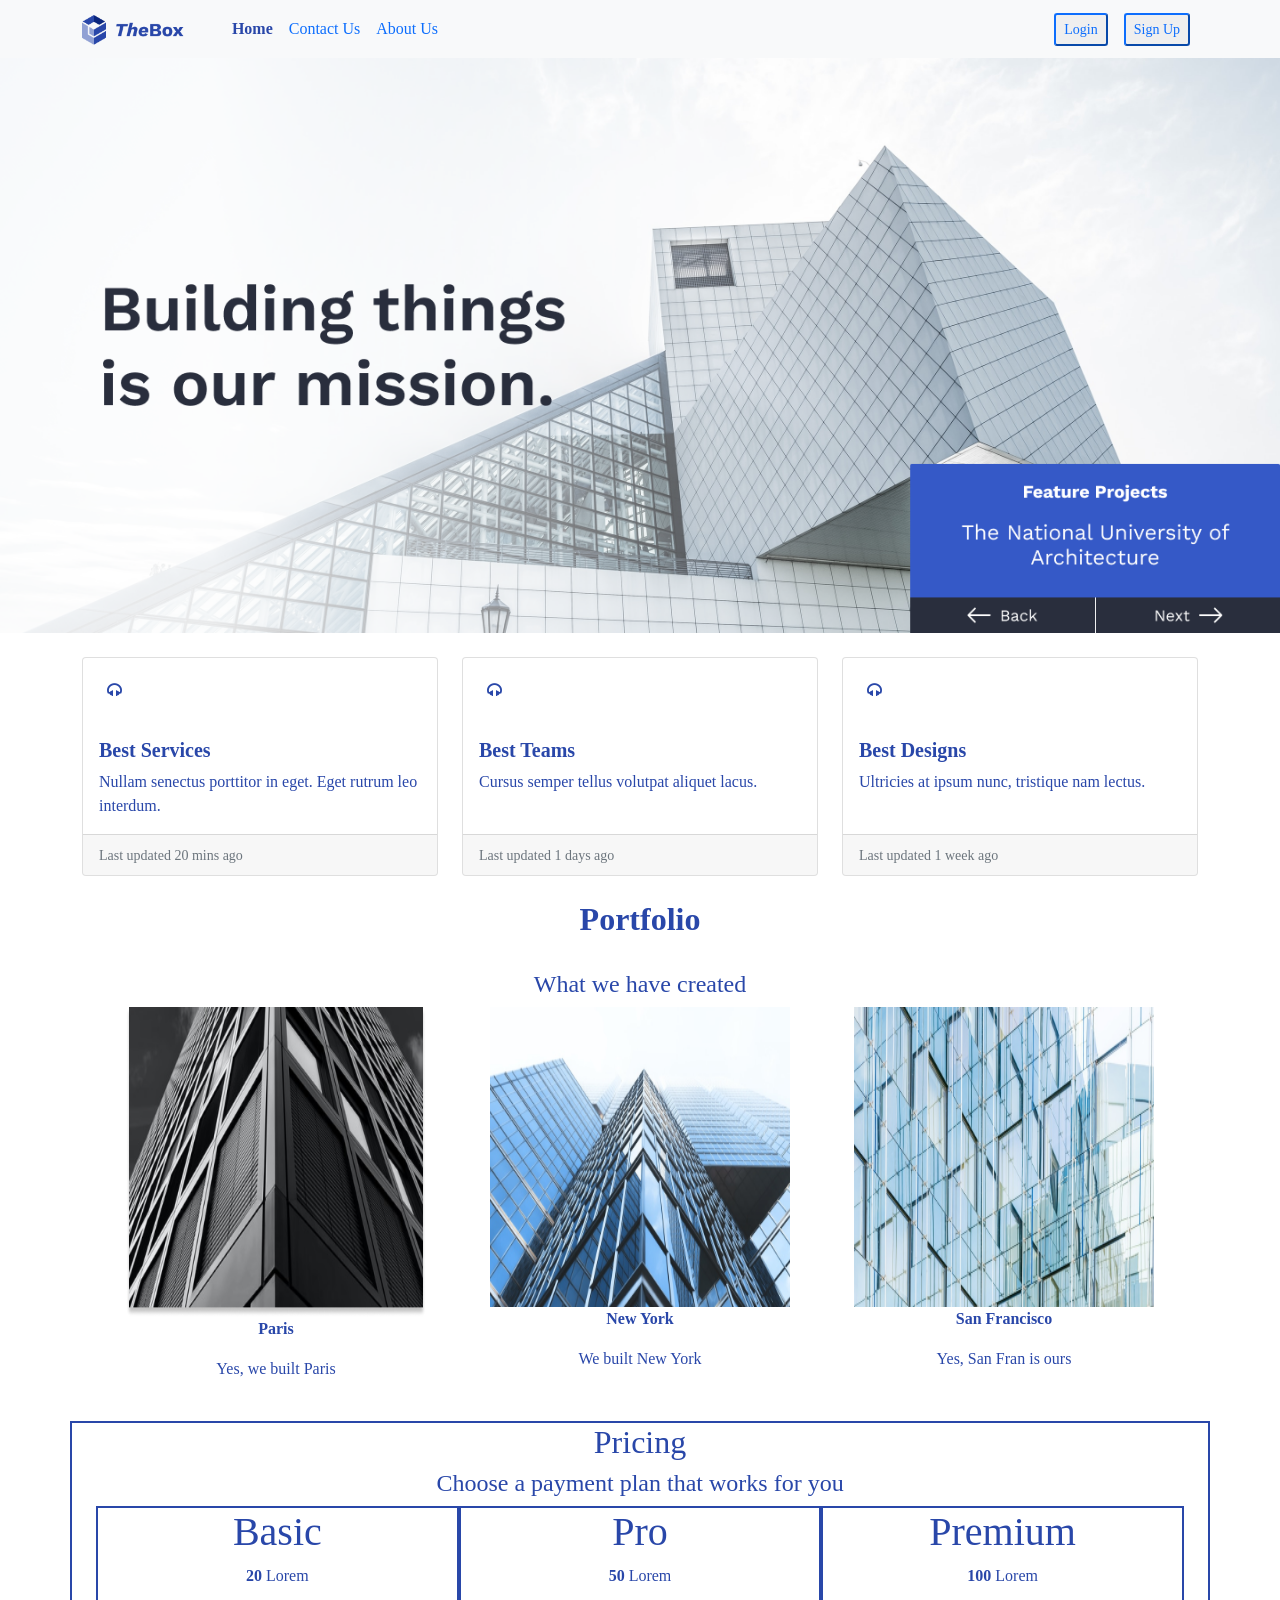
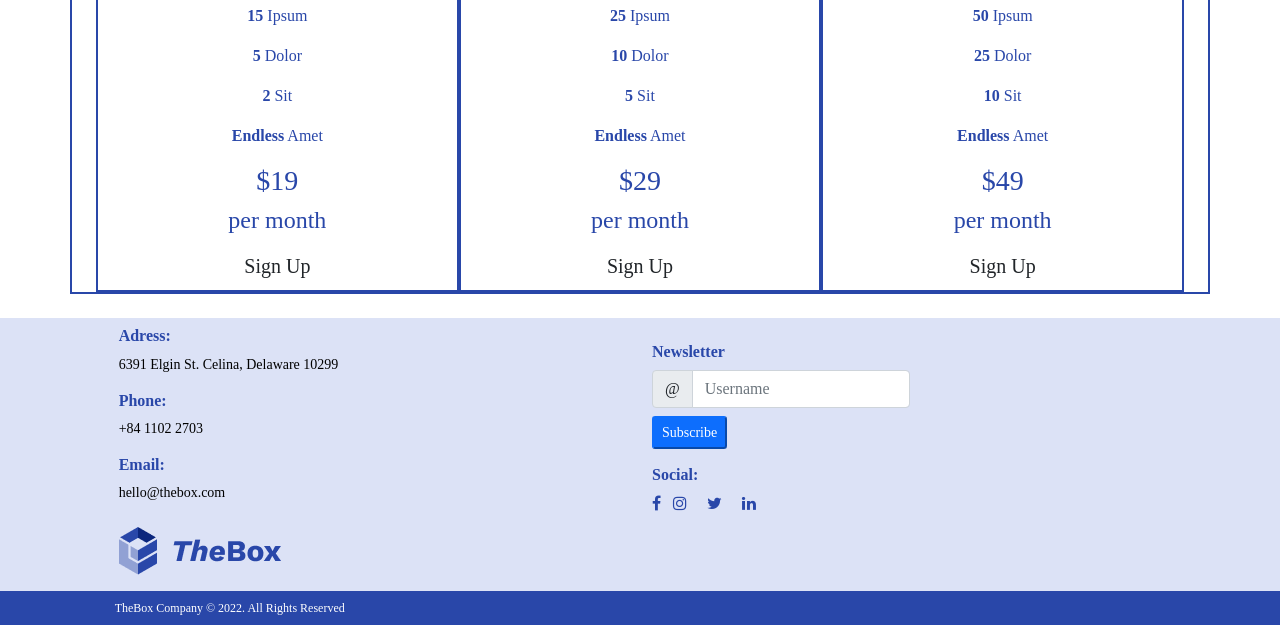
<file: index.html>
<!DOCTYPE html>
<html lang="en">

<head>
    <meta charset="UTF-8">
    <meta http-equiv="X-UA-Compatible" content="IE=edge">
    <meta name="viewport" content="width=device-width, initial-scale=1.0">
    <title>THE BOX</title>
    <link rel="stylesheet" href="https://cdnjs.cloudflare.com/ajax/libs/font-awesome/4.7.0/css/font-awesome.min.css">
    <link rel="stylesheet" href="Css/css/bootstrap.min.css">
    <link rel="stylesheet" href="style.css">
</head>

<body>

    <!-- Header -->
    <nav class="navbar navbar-expand-lg navbar-primary bg-light">
        <div class="container">
            <a class="navbar-brand" href="#"><img src="assets/logo (1).png" alt="" height="30px"></a>
            <nav class="navbar navbar-dark ">
                <div class="container-fluid">
                    <button class="navbar-toggler btn-outline-primary bg-primary " type="button"
                        data-bs-toggle="collapse" data-bs-target="#navbarToggleExternalContent"
                        aria-controls="navbarToggleExternalContent" aria-expanded="false"
                        aria-label="Toggle navigation">
                        <span class="navbar-toggler-icon"></span>
                    </button>
                </div>
            </nav>
            <div class="collapse navbar-collapse" id="navbarSupportedContent">
                <ul class="navbar-nav me-auto mb-2 mb-lg-0">
                    <li class="nav-item">
                        <a class="nav-link active" aria-current="page" href="index.html"> <b>Home</b> </a>
                    </li>
                    <li class="nav-item">
                        <a class="nav-link" href="Contact.html">Contact Us</a>
                    </li>
                    <li class="nav-item">
                        <a class="nav-link" href="About.html">About Us</a>
                    </li>
                </ul>
                <form class="d-flex">

                    <button class="btn-sm btn-outline-primary mx-2" type="login">Login</button>
                    <button class="btn-sm btn-outline-primary mx-2" type="signup">Sign Up</button>
                </form>
            </div>
        </div>
    </nav>
    <!-- Image -->
    <div class="container-fluid m-0 p-0">
        <img src="assets/Hero.png" class="img-fluid" alt="..." title="Van Gogh, Self-portrait.">
    </div>

    <!-- Cards -->

    <div class="container my-4">
        <div class="row">
            <div class="col-lg-12">
                <div class="row row-cols-1 row-cols-md-3 g-4">
                    <div class="col">
                        <div class="card h-100">
                            <i class="fa fa-headphones card-img-top mx-4 my-4"></i>
                            <div class=" card-body">
                                <h5 class="card-title footer-txt-heading">Best Services</h5>
                                <p class="card-text">Nullam senectus porttitor in eget. Eget rutrum leo interdum.</p>
                            </div>
                            <div class="card-footer">
                                <small class="text-muted">Last updated 20 mins ago</small>
                            </div>
                        </div>
                    </div>
                    <div class="col">
                        <div class="card h-100">
                            <i class="fa fa-headphones card-img-top mx-4 my-4"></i>
                            <div class="card-body">
                                <h5 class="card-title footer-txt-heading">Best Teams</h5>
                                <p class="card-text">Cursus semper tellus volutpat aliquet lacus.</p>
                            </div>
                            <div class="card-footer">
                                <small class="text-muted">Last updated 1 days ago</small>
                            </div>
                        </div>
                    </div>
                    <div class="col">
                        <div class="card h-100">
                            <i class="fa fa-headphones card-img-top mx-4 my-4"></i>
                            <div class="card-body">
                                <h5 class="card-title footer-txt-heading">Best Designs</h5>
                                <p class="card-text">Ultricies at ipsum nunc, tristique nam lectus.</p>
                            </div>
                            <div class="card-footer">
                                <small class="text-muted">Last updated 1 week ago</small>
                            </div>
                        </div>
                    </div>
                </div>
            </div>
        </div>
    </div>

    <!-- Portfolio -->
    <div class="container">
        <div class="row">
            <div class="col-lg-12">
                <!-- Container (Portfolio Section) -->
                <div class="container-fluid text-center bg-grey">
                    <h2><b>Portfolio</b> </h2><br>
                    <h4>What we have created</h4>
                    <div class="row text-center">
                        <div class="col-sm-4">
                            <div class="thumbnail">
                                <img src="assets/1.png" alt="Paris" width="300" height="310">
                                <p><strong>Paris</strong></p>
                                <p>Yes, we built Paris</p>
                            </div>
                        </div>
                        <div class="col-sm-4 ">
                            <div class="thumbnail">
                                <img src="assets/2.png" alt="New York" width="300" height="300">
                                <p><strong>New York</strong></p>
                                <p>We built New York</p>
                            </div>
                        </div>
                        <div class="col-sm-4">
                            <div class="thumbnail">
                                <img src="assets/3.png" alt="San Francisco" width="300" height="300">
                                <p><strong>San Francisco</strong></p>
                                <p>Yes, San Fran is ours</p>
                            </div>
                        </div>
                    </div>
                </div>
            </div>
        </div>
    </div>


    <!-- Pricing -->
    <div class="container">
        <div class="row">
            <div class="col-lg-12 my-4" style="border: #2947a9 2px solid;">
                <!-- Container (Pricing Section) -->
                <div class="container-fluid">
                    <div class="text-center">
                        <h2>Pricing</h2>
                        <h4>Choose a payment plan that works for you</h4>
                    </div>
                    <div class="row">
                        <div class="col-sm-4 col-xs-12" style="border: #2947a9 2px solid;">
                            <div class="panel panel-default text-center">
                                <div class="panel-heading">
                                    <h1>Basic</h1>
                                </div>
                                <div class="panel-body">
                                    <p><strong>20</strong> Lorem</p>
                                    <p><strong>15</strong> Ipsum</p>
                                    <p><strong>5</strong> Dolor</p>
                                    <p><strong>2</strong> Sit</p>
                                    <p><strong>Endless</strong> Amet</p>
                                </div>
                                <div class="panel-footer">
                                    <h3>$19</h3>
                                    <h4>per month</h4>
                                    <button class="btn btn-lg">Sign Up</button>
                                </div>
                            </div>
                        </div>
                        <div class="col-sm-4 col-xs-12" style="border: #2947a9 2px solid;">
                            <div class="panel panel-default text-center">
                                <div class="panel-heading">
                                    <h1>Pro</h1>
                                </div>
                                <div class="panel-body">
                                    <p><strong>50</strong> Lorem</p>
                                    <p><strong>25</strong> Ipsum</p>
                                    <p><strong>10</strong> Dolor</p>
                                    <p><strong>5</strong> Sit</p>
                                    <p><strong>Endless</strong> Amet</p>
                                </div>
                                <div class="panel-footer">
                                    <h3>$29</h3>
                                    <h4>per month</h4>
                                    <button class="btn btn-lg">Sign Up</button>
                                </div>
                            </div>
                        </div>
                        <div class="col-sm-4 col-xs-12" style="border: #2947a9 2px solid;">
                            <div class="panel panel-default text-center">
                                <div class="panel-heading">
                                    <h1>Premium</h1>
                                </div>
                                <div class="panel-body">
                                    <p><strong>100</strong> Lorem</p>
                                    <p><strong>50</strong> Ipsum</p>
                                    <p><strong>25</strong> Dolor</p>
                                    <p><strong>10</strong> Sit</p>
                                    <p><strong>Endless</strong> Amet</p>
                                </div>
                                <div class="panel-footer">
                                    <h3>$49</h3>
                                    <h4>per month</h4>
                                    <button class="btn btn-lg">Sign Up</button>
                                </div>
                            </div>
                        </div>
                    </div>
                </div>
            </div>
        </div>
    </div>

    <!-- Footer -->

    <div class="container-fluid" style="background-color:#728adb3f; ">
        <div class="row">
            <div class="col-lg-1 my-2"></div>

            <!-- left Side -->
            <div class="col-lg-5 my-2">
                <h6 class="footer-txt-heading">Adress: </h6>
                <p class="footer-txt-text">6391 Elgin St. Celina, Delaware 10299</p>

                <h6 class="footer-txt-heading">Phone:</h6>
                <p class="footer-txt-text">+84 1102 2703</p>

                <h6 class="footer-txt-heading">Email:</h6>
                <p class="footer-txt-text">hello@thebox.com</p>

                <img class="img-fluid my-2" src="assets/logo (1).png" alt="">
            </div>

            <!-- Right side -->

            <div class="col-lg-5 my-4 ">
                <form class="row row-cols-lg-auto g-3 align-items-center">
                    <div class="col-12">
                        <h6 class="footer-txt-heading">Newsletter</h6>
                        <label class="visually-hidden" for="inlineFormInputGroupUsername">Username</label>
                        <div class="input-group">

                            <div class="input-group-text">@</div>
                            <input type="text" class="form-control" id="inlineFormInputGroupUsername"
                                placeholder="Username">
                        </div>
                        <div class="col-12 my-2">
                            <button type="submit" class="btn-sm btn-primary "> Subscribe</button>
                        </div>
                    </div>


                </form>
                <h6 class="footer-txt-heading my-2">Social:</h6>
                <a href="https://www.facebook.com/"><i class="fa fa-facebook "></i></a>
                <a href="https://www.instagram.com/"><i class="fa fa-instagram mx-2"></i></a>
                <a href="https://twitter.com/home"><i class="fa fa-twitter mx-2 "></i></a>
                <a href="https://www.linkedin.com/"><i class="fa fa-linkedin mx-2"></i></a>


            </div>
            <div class=" col-lg-1 my-2">
            </div>
        </div>

        <!-- row end -->

        <div class="row" style="background-color: #2947a9;">
            <div class="col-lg-1"></div>
            <div class="col-lg-6 p-2" id="fotter-txt">TheBox Company © 2022. All Rights Reserved</div>
        </div>
    </div>

    <script src=""></script>
</body>

</html>
</file>
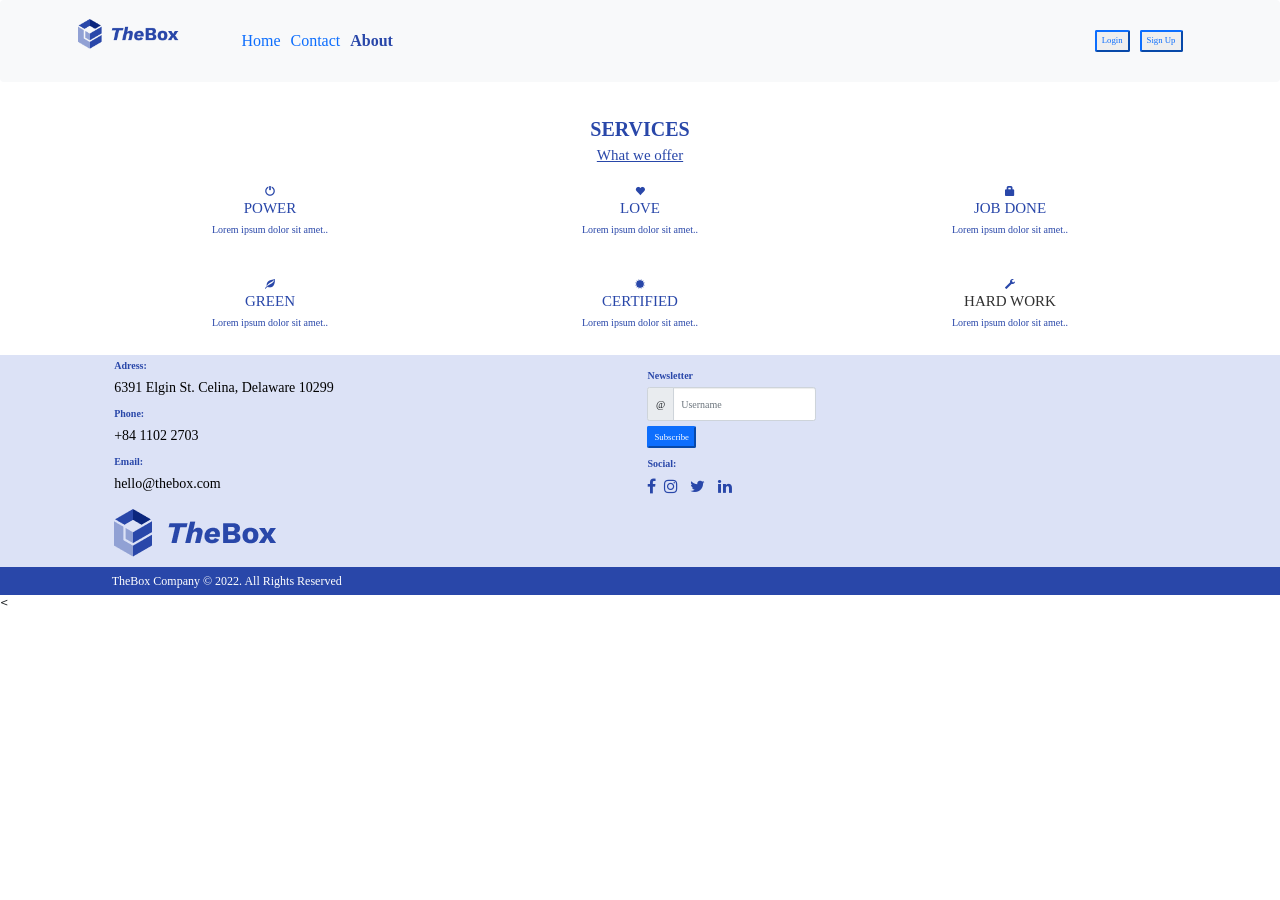
<file: About.html>
<!DOCTYPE html>
<html lang="en">

<head>
    <meta charset="UTF-8">
    <meta http-equiv="X-UA-Compatible" content="IE=edge">
    <meta name="viewport" content="width=device-width, initial-scale=1.0">
    <title>About Us-thebox</title>
    <link rel="stylesheet" href="https://maxcdn.bootstrapcdn.com/bootstrap/3.4.1/css/bootstrap.min.css">
    <link rel="stylesheet" href="https://cdnjs.cloudflare.com/ajax/libs/font-awesome/4.7.0/css/font-awesome.min.css">
    <link rel="stylesheet" href="Css/css/bootstrap.min.css">
    <link rel="stylesheet" href="style.css">
</head>

<body>
    <!-- Header -->
    <nav class="navbar navbar-expand-lg navbar-primary bg-light">
        <div class="container">
            <a class="navbar-brand" href="#"><img src="assets/logo (1).png" alt="" height="30px"></a>
            <nav class="navbar navbar-dark ">
                <div class="container-fluid">
                    <button class="navbar-toggler btn-outline-primary bg-primary " type="button"
                        data-bs-toggle="collapse" data-bs-target="#navbarToggleExternalContent"
                        aria-controls="navbarToggleExternalContent" aria-expanded="false"
                        aria-label="Toggle navigation">
                        <span class="navbar-toggler-icon"></span>
                    </button>
                </div>
            </nav>
            <div class="collapse navbar-collapse" id="navbarSupportedContent">
                <ul class="navbar-nav me-auto mb-2 mb-lg-0">
                    <li class="nav-item">
                        <a class="nav-link " href="index.html">Home</a>
                    </li>
                    <li class="nav-item">
                        <a class="nav-link " href="Contact.html">Contact</a>
                    </li>
                    <li class="nav-item">
                        <a class="nav-link active" aria-current="page" href="About.html"> <b>About</b> </a>
                    </li>
                </ul>
                <form class="d-flex">

                    <button class="btn-sm btn-outline-primary mx-2" type="login">Login</button>
                    <button class="btn-sm btn-outline-primary mx-2" type="signup">Sign Up</button>
                </form>
            </div>
        </div>
    </nav>
    <!-- Services -->

    <div class="container">
        <div class="row">
            <div class="col-lg-12 my-4">
                <!-- Container (Services Section) -->
                <div class="container-fluid text-center">
                    <h2><b>SERVICES</b> </h2>
                    <h4><u>What we offer</u> </h4>
                    <br>
                    <div class="row">
                        <div class="col-sm-4">
                            <span class="glyphicon glyphicon-off logo-small"></span>
                            <h4>POWER</h4>
                            <p>Lorem ipsum dolor sit amet..</p>
                        </div>
                        <div class="col-sm-4">
                            <span class="glyphicon glyphicon-heart logo-small"></span>
                            <h4>LOVE</h4>
                            <p>Lorem ipsum dolor sit amet..</p>
                        </div>
                        <div class="col-sm-4">
                            <span class="glyphicon glyphicon-lock logo-small"></span>
                            <h4>JOB DONE</h4>
                            <p>Lorem ipsum dolor sit amet..</p>
                        </div>
                    </div>
                    <br><br>
                    <div class="row">
                        <div class="col-sm-4">
                            <span class="glyphicon glyphicon-leaf logo-small"></span>
                            <h4>GREEN</h4>
                            <p>Lorem ipsum dolor sit amet..</p>
                        </div>
                        <div class="col-sm-4">
                            <span class="glyphicon glyphicon-certificate logo-small"></span>
                            <h4>CERTIFIED</h4>
                            <p>Lorem ipsum dolor sit amet..</p>
                        </div>
                        <div class="col-sm-4">
                            <span class="glyphicon glyphicon-wrench logo-small"></span>
                            <h4 style="color:#303030;">HARD WORK</h4>
                            <p>Lorem ipsum dolor sit amet..</p>
                        </div>
                    </div>
                </div>
            </div>
        </div>
    </div>

    <!-- Footer -->

    <div class="container-fluid " style="background-color:#728adb3f; ">
        <div class="row">
            <div class="col-lg-1 my-2"></div>

            <!-- left Side -->
            <div class="col-lg-5 my-2">
                <h6 class="footer-txt-heading">Adress: </h6>
                <p class="footer-txt-text">6391 Elgin St. Celina, Delaware 10299</p>

                <h6 class="footer-txt-heading">Phone:</h6>
                <p class="footer-txt-text">+84 1102 2703</p>

                <h6 class="footer-txt-heading">Email:</h6>
                <p class="footer-txt-text">hello@thebox.com</p>

                <img class="img-fluid my-2" src="assets/logo (1).png" alt="">
            </div>

            <!-- Right side -->

            <div class="col-lg-5 my-4 ">
                <form class="row row-cols-lg-auto g-3 align-items-center">
                    <div class="col-12">
                        <h6 class="footer-txt-heading">Newsletter</h6>
                        <label class="visually-hidden" for="inlineFormInputGroupUsername">Username</label>
                        <div class="input-group">

                            <div class="input-group-text">@</div>
                            <input type="text" class="form-control" id="inlineFormInputGroupUsername"
                                placeholder="Username">
                        </div>
                        <div class="col-12 my-2">
                            <button type="submit" class="btn-sm btn-primary "> Subscribe</button>
                        </div>
                    </div>


                </form>
                <h6 class="footer-txt-heading my-2">Social:</h6>
                <a href="https://www.facebook.com/"><i class="fa fa-facebook "></i></a>
                <a href="https://www.instagram.com/"><i class="fa fa-instagram mx-2"></i></a>
                <a href="https://twitter.com/home"><i class="fa fa-twitter mx-2 "></i></a>
                <a href="https://www.linkedin.com/"><i class="fa fa-linkedin mx-2"></i></a>


            </div>
            <div class=" col-lg-1 my-2">
            </div>
        </div>

        <!-- row end -->

        <div class="row" style="background-color: #2947a9;">
            <div class="col-lg-1"></div>
            <div class="col-lg-6 p-2" id="fotter-txt">TheBox Company © 2022. All Rights Reserved</div>
        </div>
    </div>
    < </body>

</html>
</file>
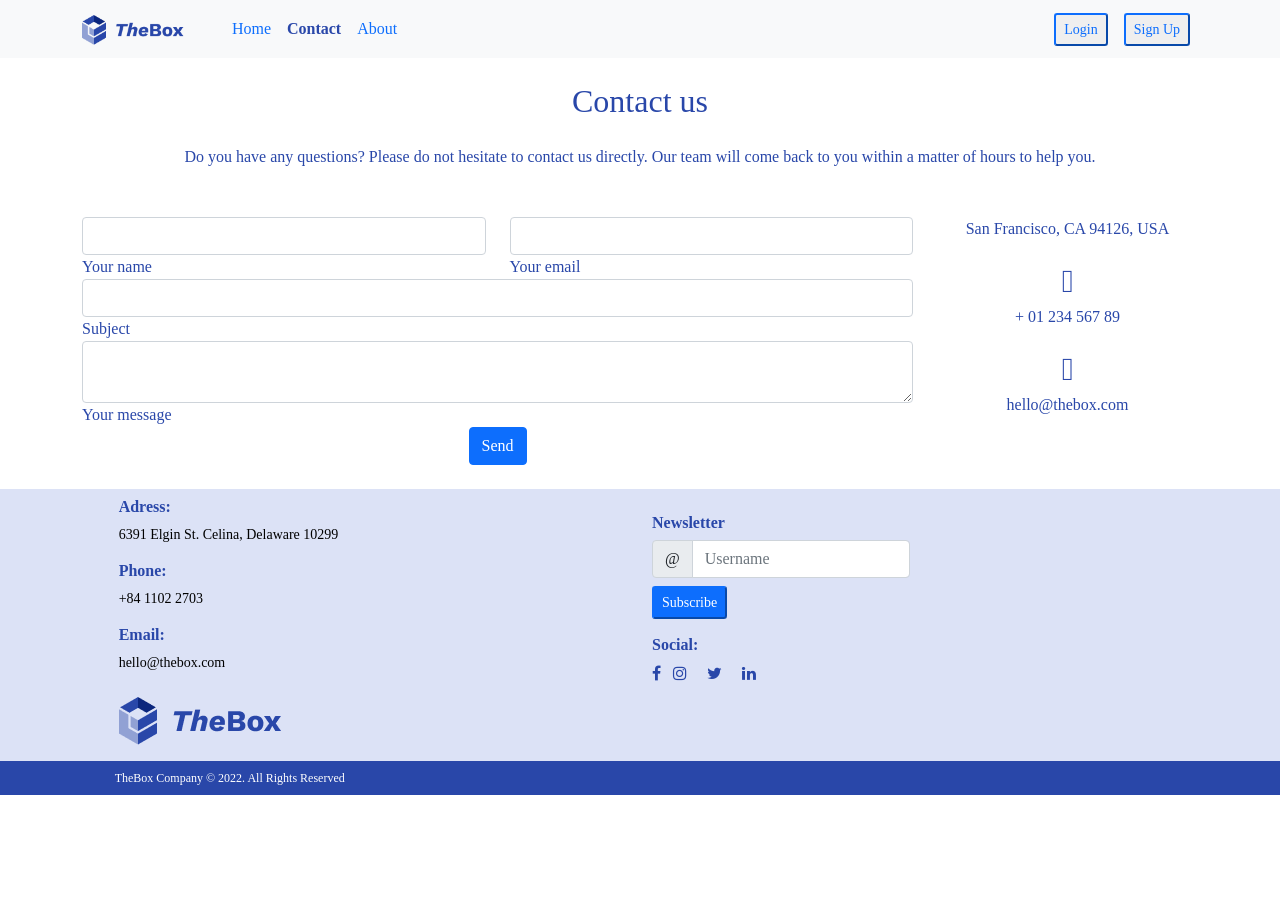
<file: Contact.html>
<!DOCTYPE html>
<html lang="en">

<head>
    <meta charset="UTF-8">
    <meta http-equiv="X-UA-Compatible" content="IE=edge">
    <meta name="viewport" content="width=device-width, initial-scale=1.0">
    <title>Contact Us-TheBox</title>
    <link rel="stylesheet" href="https://cdnjs.cloudflare.com/ajax/libs/font-awesome/4.7.0/css/font-awesome.min.css">
    <link rel="stylesheet" href="Css/css/bootstrap.min.css">
    <link rel="stylesheet" href="style.css">
</head>

<body>

    <!-- Header -->
    <nav class="navbar navbar-expand-lg navbar-primary bg-light">
        <div class="container">
            <a class="navbar-brand" href="#"><img src="assets/logo (1).png" alt="" height="30px"></a>
            <nav class="navbar navbar-dark ">
                <div class="container-fluid">
                    <button class="navbar-toggler btn-outline-primary bg-primary " type="button"
                        data-bs-toggle="collapse" data-bs-target="#navbarToggleExternalContent"
                        aria-controls="navbarToggleExternalContent" aria-expanded="false"
                        aria-label="Toggle navigation">
                        <span class="navbar-toggler-icon"></span>
                    </button>
                </div>
            </nav>
            <div class="collapse navbar-collapse" id="navbarSupportedContent">
                <ul class="navbar-nav me-auto mb-2 mb-lg-0">
                    <li class="nav-item">
                        <a class="nav-link" href="index.html">Home</a>
                    </li>
                    <li class="nav-item">
                        <a class="nav-link active" aria-current="page" href="Contact.html"><b>Contact</b> </a>
                    </li>
                    <li class="nav-item">
                        <a class="nav-link" href="About.html">About</a>
                    </li>
                </ul>
                <form class="d-flex">

                    <button class="btn-sm btn-outline-primary mx-2" type="login">Login</button>
                    <button class="btn-sm btn-outline-primary mx-2" type="signup">Sign Up</button>
                </form>
            </div>
        </div>
    </nav>
    <!-- Contact Us -->
    <div class="container">
        <div class="row">
            <div class="col-lg-12">
                <!--Section: Contact v.2-->
                <section class="mb-4">

                    <!--Section heading-->
                    <h2 class="h1-responsive font-weight-bold text-center my-4">Contact us</h2>
                    <!--Section description-->
                    <p class="text-center w-responsive mx-auto mb-5">Do you have any questions? Please do not hesitate
                        to contact us directly. Our team will come back to you within
                        a matter of hours to help you.</p>

                    <div class="row">

                        <!--Grid column-->
                        <div class="col-md-9 mb-md-0 mb-5">
                            <form id="contact-form" name="contact-form" action="mail.php" method="POST">

                                <!--Grid row-->
                                <div class="row">

                                    <!--Grid column-->
                                    <div class="col-md-6">
                                        <div class="md-form mb-0">
                                            <input type="text" id="name" name="name" class="form-control">
                                            <label for="name" class="">Your name</label>
                                        </div>
                                    </div>
                                    <!--Grid column-->

                                    <!--Grid column-->
                                    <div class="col-md-6">
                                        <div class="md-form mb-0">
                                            <input type="text" id="email" name="email" class="form-control">
                                            <label for="email" class="">Your email</label>
                                        </div>
                                    </div>
                                    <!--Grid column-->

                                </div>
                                <!--Grid row-->

                                <!--Grid row-->
                                <div class="row">
                                    <div class="col-md-12">
                                        <div class="md-form mb-0">
                                            <input type="text" id="subject" name="subject" class="form-control">
                                            <label for="subject" class="">Subject</label>
                                        </div>
                                    </div>
                                </div>
                                <!--Grid row-->

                                <!--Grid row-->
                                <div class="row">

                                    <!--Grid column-->
                                    <div class="col-md-12">

                                        <div class="md-form">
                                            <textarea type="text" id="message" name="message" rows="2"
                                                class="form-control md-textarea"></textarea>
                                            <label for="message">Your message</label>
                                        </div>

                                    </div>
                                </div>
                                <!--Grid row-->

                            </form>

                            <div class="text-center text-md-left">
                                <a class="btn btn-primary"
                                    onclick="document.getElementById('contact-form').submit();">Send</a>
                            </div>
                            <div class="status"></div>
                        </div>
                        <!--Grid column-->

                        <!--Grid column-->
                        <div class="col-md-3 text-center">
                            <ul class="list-unstyled mb-0">
                                <li><i class="fas fa-map-marker-alt fa-2x"></i>
                                    <p>San Francisco, CA 94126, USA</p>
                                </li>

                                <li><i class="fas fa-phone mt-4 fa-2x"></i>
                                    <p>+ 01 234 567 89</p>
                                </li>

                                <li><i class="fas fa-envelope mt-4 fa-2x"></i>
                                    <p>hello@thebox.com</p>
                                </li>
                            </ul>
                        </div>
                        <!--Grid column-->

                    </div>

                </section>
                <!--Section: Contact v.2-->
            </div>
        </div>
    </div>

    <!-- Footer -->

    <div class="container-fluid " style="background-color:#728adb3f; ">
        <div class="row">
            <div class="col-lg-1 my-2"></div>

            <!-- left Side -->
            <div class="col-lg-5 my-2">
                <h6 class="footer-txt-heading">Adress: </h6>
                <p class="footer-txt-text">6391 Elgin St. Celina, Delaware 10299</p>

                <h6 class="footer-txt-heading">Phone:</h6>
                <p class="footer-txt-text">+84 1102 2703</p>

                <h6 class="footer-txt-heading">Email:</h6>
                <p class="footer-txt-text">hello@thebox.com</p>

                <img class="img-fluid my-2" src="assets/logo (1).png" alt="">
            </div>

            <!-- Right side -->

            <div class="col-lg-5 my-4 ">
                <form class="row row-cols-lg-auto g-3 align-items-center">
                    <div class="col-12">
                        <h6 class="footer-txt-heading">Newsletter</h6>
                        <label class="visually-hidden" for="inlineFormInputGroupUsername">Username</label>
                        <div class="input-group">

                            <div class="input-group-text">@</div>
                            <input type="text" class="form-control" id="inlineFormInputGroupUsername"
                                placeholder="Username">
                        </div>
                        <div class="col-12 my-2">
                            <button type="submit" class="btn-sm btn-primary "> Subscribe</button>
                        </div>
                    </div>


                </form>
                <h6 class="footer-txt-heading my-2">Social:</h6>
                <a href="https://www.facebook.com/"><i class="fa fa-facebook "></i></a>
                <a href="https://www.instagram.com/"><i class="fa fa-instagram mx-2"></i></a>
                <a href="https://twitter.com/home"><i class="fa fa-twitter mx-2 "></i></a>
                <a href="https://www.linkedin.com/"><i class="fa fa-linkedin mx-2"></i></a>


            </div>
            <div class=" col-lg-1 my-2">
            </div>
        </div>

        <!-- row end -->

        <div class="row" style="background-color: #2947a9;">
            <div class="col-lg-1"></div>
            <div class="col-lg-6 p-2" id="fotter-txt">TheBox Company © 2022. All Rights Reserved</div>
        </div>
    </div>

    <script src=""></script>
</body>

</html>
</file>
<file: style.css>
* {
  margin: 0;
  padding: 0;
  font-family: "Times New Roman", Times, serif;
  color: #2947a9;
}
a {
  font-size: 16px;
  color: #2947a9;
}

.footer-txt-heading {
  font-weight: bold;
}
.footer-txt-text {
  font-size: 14px;
  color: black;
}
#fotter-txt {
  color: white;
  font-size: 12px;
}
</file>
